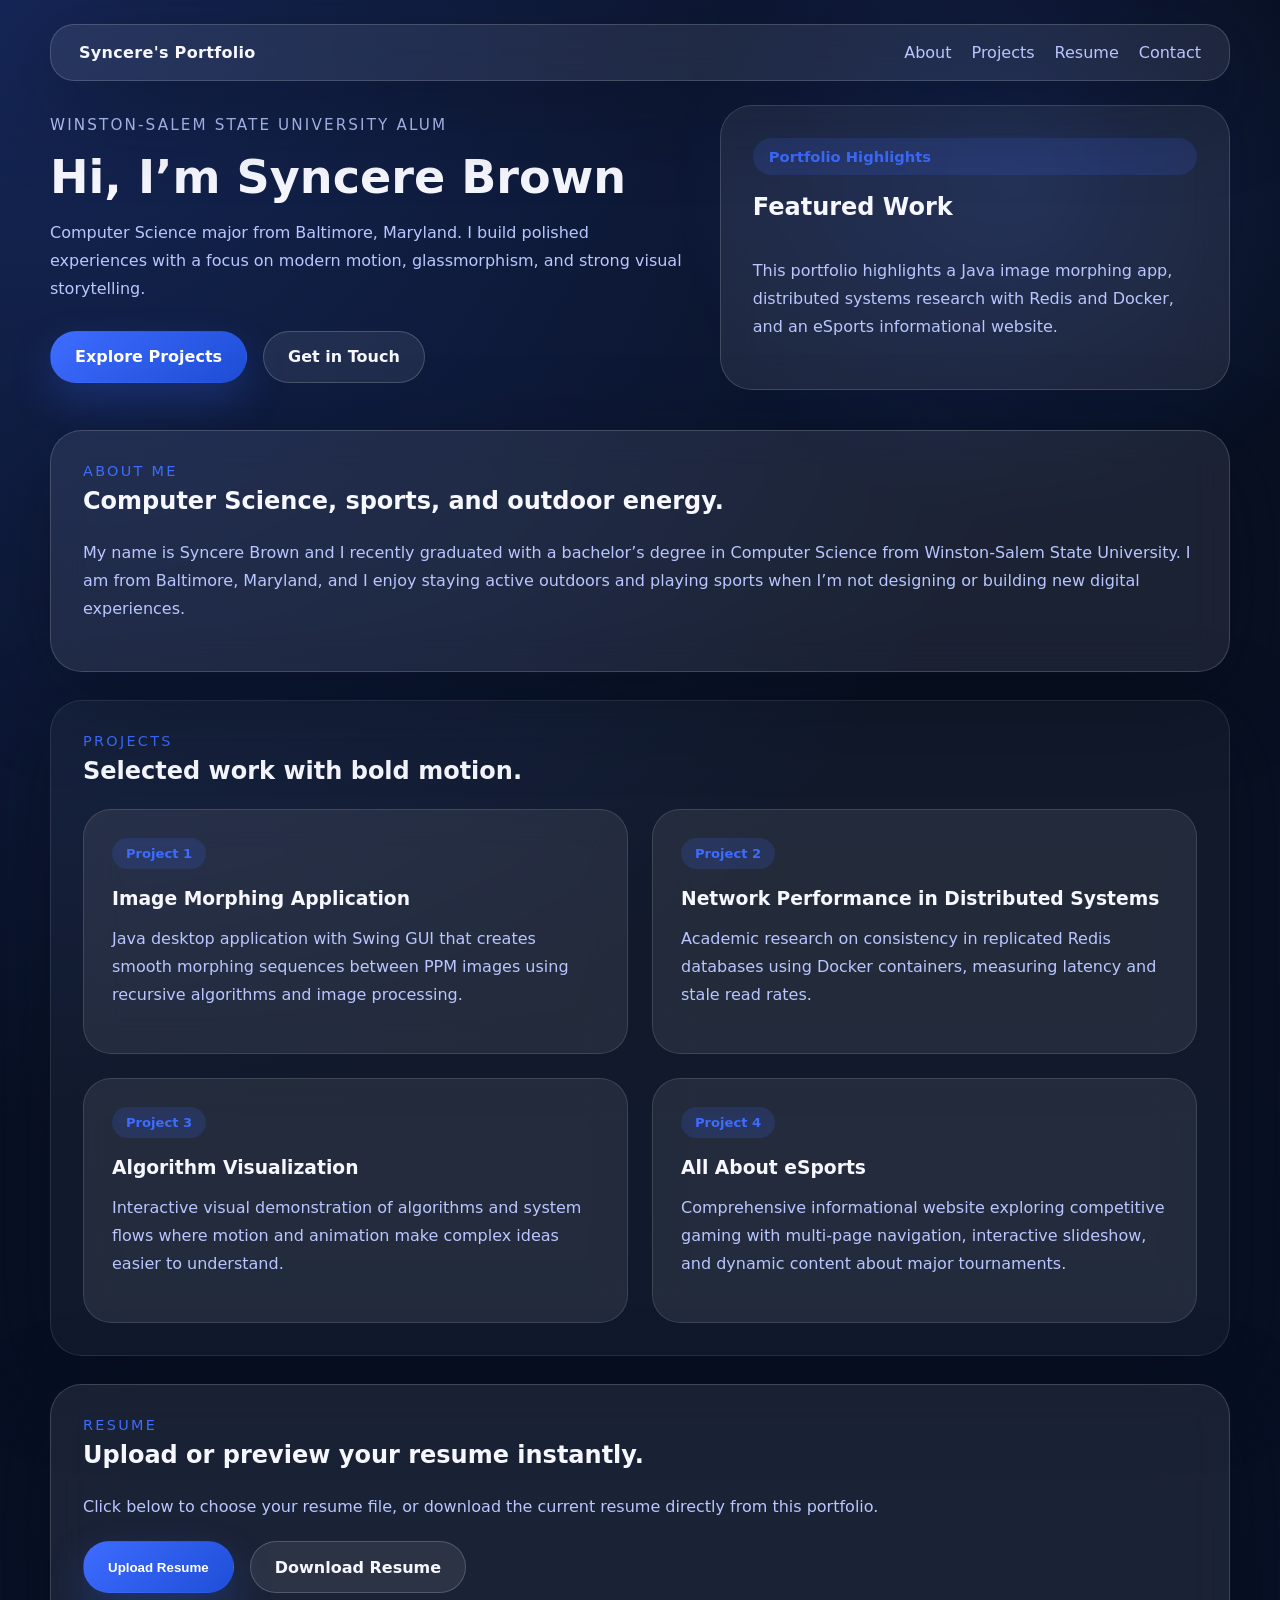
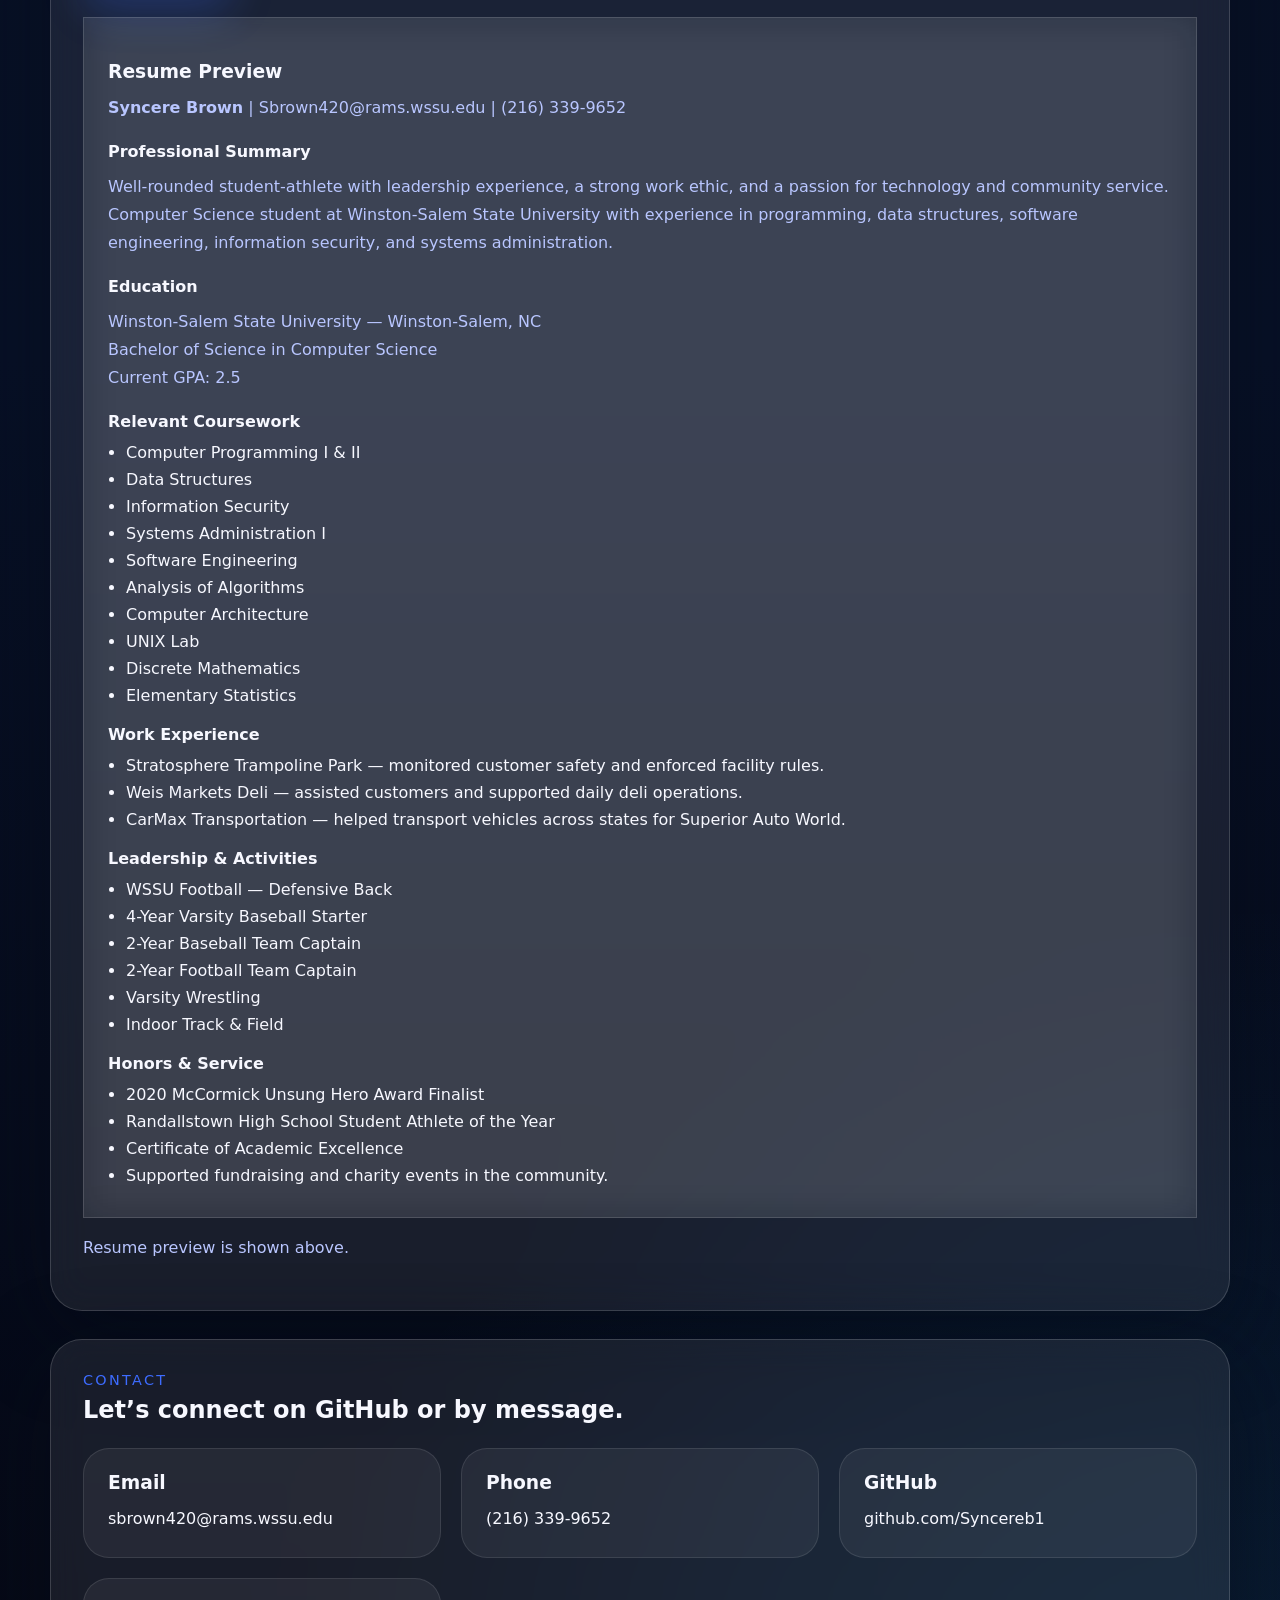
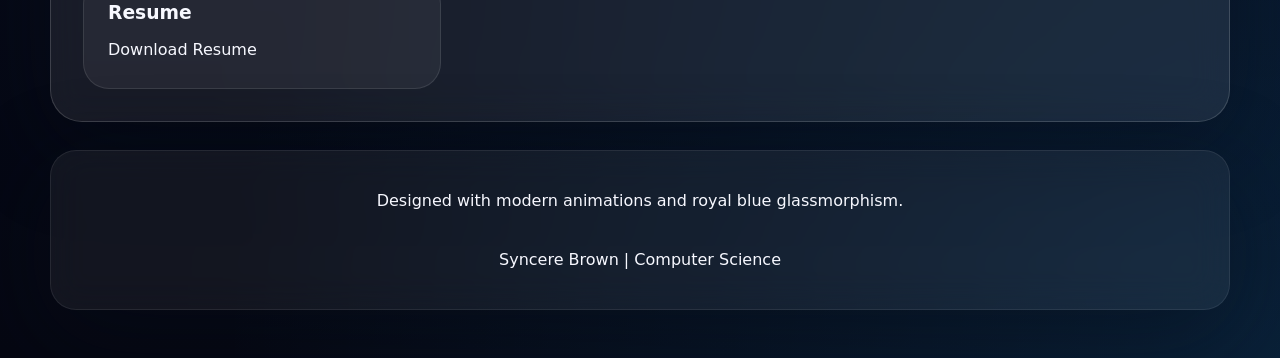
<file: index.html>
<!DOCTYPE html>
<html lang="en">
<head>
  <meta charset="UTF-8" />
  <meta name="viewport" content="width=device-width, initial-scale=1.0" />
  <title>Syncere's Portfolio</title>
<link rel="stylesheet" href="./styles.css">
</head>
<body>
  <div class="page-shell">
    <header class="topbar glass-panel">
      <a class="logo" href="#">Syncere's Portfolio</a>
      <nav>
        <ul class="nav-links">
          <li><a href="#about">About</a></li>
          <li><a href="#featured">Projects</a></li>
          <li><a href="#resume">Resume</a></li>
          <li><a href="#contact">Contact</a></li>
        </ul>
      </nav>
    </header>

    <main>
      <section class="hero">
        <div class="hero-copy">
          <p class="eyebrow">Winston-Salem State University Alum</p>
          <h1>Hi, I’m Syncere Brown</h1>
          <p>Computer Science major from Baltimore, Maryland. I build polished experiences with a focus on modern motion, glassmorphism, and strong visual storytelling.</p>
          <div class="hero-actions">
            <a class="button button-primary" href="projects.html">Explore Projects</a>
            <a class="button button-secondary" href="#contact">Get in Touch</a>
          </div>
        </div>
        <div class="hero-panel glass-panel">
          <div class="status-pill">Portfolio Highlights</div>
          <h2>Featured Work</h2>
          <p>This portfolio highlights a Java image morphing app, distributed systems research with Redis and Docker, and an eSports informational website.</p>
        </div>
      </section>

      <section id="about" class="section-panel glass-panel fade-up">
        <div class="section-intro">
          <span class="section-label">About Me</span>
          <h2>Computer Science, sports, and outdoor energy.</h2>
        </div>
        <p>My name is Syncere Brown and I recently graduated with a bachelor’s degree in Computer Science from Winston-Salem State University. I am from Baltimore, Maryland, and I enjoy staying active outdoors and playing sports when I’m not designing or building new digital experiences.</p>
      </section>

      <section id="featured" class="section-panel">
        <div class="section-intro">
          <span class="section-label">Projects</span>
          <h2>Selected work with bold motion.</h2>
        </div>
        <div class="project-grid">
          <a class="project-card glass-panel" href="projects.html#project1">
            <span class="project-tag">Project 1</span>
            <h3>Image Morphing Application</h3>
            <p>Java desktop application with Swing GUI that creates smooth morphing sequences between PPM images using recursive algorithms and image processing.</p>
          </a>
          <a class="project-card glass-panel" href="projects.html#project2">
            <span class="project-tag">Project 2</span>
            <h3>Network Performance in Distributed Systems</h3>
            <p>Academic research on consistency in replicated Redis databases using Docker containers, measuring latency and stale read rates.</p>
          </a>
          <a class="project-card glass-panel" href="projects.html#project3">
            <span class="project-tag">Project 3</span>
            <h3>Algorithm Visualization</h3>
            <p>Interactive visual demonstration of algorithms and system flows where motion and animation make complex ideas easier to understand.</p>
          </a>
          <a class="project-card glass-panel" href="projects.html#project4">
            <span class="project-tag">Project 4</span>
            <h3>All About eSports</h3>
            <p>Comprehensive informational website exploring competitive gaming with multi-page navigation, interactive slideshow, and dynamic content about major tournaments.</p>
          </a>
        </div>
      </section>

      <section id="resume" class="section-panel glass-panel fade-up">
        <div class="section-intro">
          <span class="section-label">Resume</span>
          <h2>Upload or preview your resume instantly.</h2>
        </div>
        <p>Click below to choose your resume file, or download the current resume directly from this portfolio.</p>
        <div class="resume-actions">
          <button id="resumeButton" class="button button-primary">Upload Resume</button>
          <input id="resumeInput" type="file" accept=".pdf,.doc,.docx" hidden />
          <a class="button button-secondary" href="Updated_Syncere_Brown_Resume.docx" download>Download Resume</a>
        </div>
        <div class="resume-preview glass-panel">
          <h3>Resume Preview</h3>
          <p><strong>Syncere Brown</strong> | Sbrown420@rams.wssu.edu | (216) 339-9652</p>
          <h4>Professional Summary</h4>
          <p>Well-rounded student-athlete with leadership experience, a strong work ethic, and a passion for technology and community service. Computer Science student at Winston-Salem State University with experience in programming, data structures, software engineering, information security, and systems administration.</p>
          <h4>Education</h4>
          <p>Winston-Salem State University — Winston-Salem, NC<br />Bachelor of Science in Computer Science<br />Current GPA: 2.5</p>
          <h4>Relevant Coursework</h4>
          <ul>
            <li>Computer Programming I & II</li>
            <li>Data Structures</li>
            <li>Information Security</li>
            <li>Systems Administration I</li>
            <li>Software Engineering</li>
            <li>Analysis of Algorithms</li>
            <li>Computer Architecture</li>
            <li>UNIX Lab</li>
            <li>Discrete Mathematics</li>
            <li>Elementary Statistics</li>
          </ul>
          <h4>Work Experience</h4>
          <ul>
            <li>Stratosphere Trampoline Park — monitored customer safety and enforced facility rules.</li>
            <li>Weis Markets Deli — assisted customers and supported daily deli operations.</li>
            <li>CarMax Transportation — helped transport vehicles across states for Superior Auto World.</li>
          </ul>
          <h4>Leadership & Activities</h4>
          <ul>
            <li>WSSU Football — Defensive Back</li>
            <li>4-Year Varsity Baseball Starter</li>
            <li>2-Year Baseball Team Captain</li>
            <li>2-Year Football Team Captain</li>
            <li>Varsity Wrestling</li>
            <li>Indoor Track & Field</li>
          </ul>
          <h4>Honors & Service</h4>
          <ul>
            <li>2020 McCormick Unsung Hero Award Finalist</li>
            <li>Randallstown High School Student Athlete of the Year</li>
            <li>Certificate of Academic Excellence</li>
            <li>Supported fundraising and charity events in the community.</li>
          </ul>
        </div>
        <p class="resume-feedback" id="resumeFeedback">Resume preview is shown above.</p>
      </section>

      <section id="contact" class="section-panel glass-panel fade-up">
        <div class="section-intro">
          <span class="section-label">Contact</span>
          <h2>Let’s connect on GitHub or by message.</h2>
        </div>
        <div class="contact-grid">
          <div class="contact-card">
            <h3>Email</h3>
            <a href="mailto:sbrown420@rams.wssu.edu">sbrown420@rams.wssu.edu</a>
          </div>
          <div class="contact-card">
            <h3>Phone</h3>
            <a href="tel:+12163399652">(216) 339-9652</a>
          </div>
          <div class="contact-card">
            <h3>GitHub</h3>
            <a href="https://github.com/Syncereb1" target="_blank" rel="noreferrer">github.com/Syncereb1</a>
          </div>
          <div class="contact-card">
            <h3>Resume</h3>
            <a href="Updated_Syncere_Brown_Resume.docx" download>Download Resume</a>
          </div>
        </div>
      </section>
    </main>

    <footer class="footer glass-panel">
      <p>Designed with modern animations and royal blue glassmorphism.</p>
      <p>Syncere Brown | Computer Science</p>
    </footer>
  </div>
  <script src="./script.js"></script>
</body>
</html>
</file>
<file: styles.css>
:root {
  color-scheme: dark;
  --bg: #070b18;
  --bg-alt: #0d1332;
  --surface: rgba(255, 255, 255, 0.08);
  --surface-strong: rgba(255, 255, 255, 0.13);
  --border: rgba(255, 255, 255, 0.16);
  --text: #f7f8ff;
  --muted: #b9c6ff;
  --accent: #3d6cff;
  --accent-strong: #1f4ed8;
  --shadow: 0 24px 90px rgba(7, 13, 24, 0.45);
  font-family: Inter, ui-sans-serif, system-ui, -apple-system, BlinkMacSystemFont, "Segoe UI", sans-serif;
}

* {
  box-sizing: border-box;
}

html {
  scroll-behavior: smooth;
}

body {
  margin: 0;
  min-height: 100vh;
  background: radial-gradient(circle at top left, rgba(61, 108, 255, 0.24), transparent 30%),
    radial-gradient(circle at bottom right, rgba(33, 166, 255, 0.16), transparent 28%),
    linear-gradient(180deg, #091021 0%, #071026 55%, #050712 100%);
  color: var(--text);
}

body::before {
  content: "";
  position: fixed;
  inset: 0;
  background: radial-gradient(circle at 80% 20%, rgba(61, 108, 255, 0.18), transparent 28%);
  pointer-events: none;
}

.page-shell {
  width: min(1180px, calc(100% - 32px));
  margin: 0 auto;
  padding: 24px 0 48px;
}

.topbar {
  display: flex;
  justify-content: space-between;
  align-items: center;
  gap: 18px;
  padding: 18px 28px;
  margin-bottom: 24px;
  position: sticky;
  top: 16px;
  z-index: 10;
  backdrop-filter: blur(18px);
  border: 1px solid var(--border);
  background: rgba(10, 16, 36, 0.74);
  border-radius: 24px;
  box-shadow: var(--shadow);
}

.logo {
  color: var(--text);
  text-decoration: none;
  font-weight: 700;
  letter-spacing: 0.02em;
}

.nav-links {
  display: flex;
  gap: 20px;
  list-style: none;
  margin: 0;
  padding: 0;
}

.nav-links a {
  color: var(--muted);
  text-decoration: none;
  transition: color 0.24s ease;
}

.nav-links a:hover {
  color: var(--accent);
}

.hero {
  display: grid;
  grid-template-columns: 1.25fr 1fr;
  gap: 32px;
  align-items: center;
  margin-bottom: 40px;
}

.hero-small {
  margin-bottom: 32px;
}

.hero-copy {
  max-width: 700px;
}

.eyebrow {
  margin: 0 0 14px;
  color: var(--accent);
  font-size: 0.95rem;
  letter-spacing: 0.14em;
  text-transform: uppercase;
}

h1,
h2,
h3 {
  margin: 0;
  font-weight: 700;
  line-height: 1.08;
}

h1 {
  font-size: clamp(2.8rem, 3.6vw, 4.8rem);
}

.hero p,
.section-panel p,
.project-detail p,
.contact-card a {
  color: var(--muted);
  line-height: 1.75;
}

.hero-actions {
  display: flex;
  flex-wrap: wrap;
  gap: 16px;
  margin-top: 28px;
}

.button {
  display: inline-flex;
  align-items: center;
  justify-content: center;
  min-height: 52px;
  padding: 0 24px;
  border-radius: 999px;
  border: 1px solid transparent;
  font-weight: 600;
  text-decoration: none;
  transition: transform 0.25s ease, box-shadow 0.25s ease, background-color 0.25s ease;
}

.button:hover {
  transform: translateY(-2px);
}

.button-primary {
  background: linear-gradient(135deg, var(--accent), var(--accent-strong));
  color: #fff;
  box-shadow: 0 18px 40px rgba(61, 108, 255, 0.25);
}

.button-secondary {
  background: rgba(255, 255, 255, 0.08);
  color: var(--text);
  border-color: rgba(255, 255, 255, 0.18);
}

.hero-panel {
  padding: 32px;
  display: grid;
  gap: 20px;
  border-radius: 32px;
}

.status-pill {
  display: inline-flex;
  background: rgba(61, 108, 255, 0.16);
  color: var(--accent);
  padding: 10px 16px;
  border-radius: 999px;
  font-size: 0.92rem;
  font-weight: 600;
}

.hero-preview-grid {
  display: grid;
  grid-template-columns: repeat(2, minmax(0, 1fr));
  gap: 16px;
}

.preview-card {
  padding: 18px 16px;
  border-radius: 24px;
  background: rgba(255, 255, 255, 0.08);
  border: 1px solid rgba(255, 255, 255, 0.1);
  transition: transform 0.3s ease, border-color 0.3s ease;
}

.preview-card:hover {
  transform: translateY(-4px);
  border-color: rgba(61, 108, 255, 0.35);
}

.section-panel {
  padding: 32px;
  border-radius: 32px;
  background: rgba(255, 255, 255, 0.04);
  border: 1px solid rgba(255, 255, 255, 0.1);
  box-shadow: var(--shadow);
  margin-bottom: 28px;
}

.glass-panel {
  backdrop-filter: blur(18px);
  background: var(--surface);
  border: 1px solid var(--border);
}

.section-intro {
  display: flex;
  flex-direction: column;
  gap: 10px;
  margin-bottom: 24px;
}

.section-label {
  color: var(--accent);
  font-size: 0.9rem;
  letter-spacing: 0.16em;
  text-transform: uppercase;
}

.project-grid {
  display: grid;
  gap: 24px;
  grid-template-columns: repeat(2, minmax(0, 1fr));
}

.project-card {
  padding: 28px;
  min-height: 230px;
  border-radius: 28px;
  color: inherit;
  text-decoration: none;
  transition: transform 0.3s ease, border-color 0.3s ease, box-shadow 0.3s ease;
  border: 1px solid rgba(255, 255, 255, 0.12);
}

.project-card:hover {
  transform: translateY(-8px);
  border-color: rgba(61, 108, 255, 0.32);
  box-shadow: 0 24px 70px rgba(7, 13, 24, 0.25);
}

.project-card h3 {
  margin: 20px 0 12px;
}

.project-tag {
  display: inline-flex;
  background: rgba(61, 108, 255, 0.16);
  color: var(--accent);
  padding: 8px 14px;
  border-radius: 999px;
  font-size: 0.82rem;
  font-weight: 700;
}

.resume-actions {
  display: flex;
  gap: 16px;
  flex-wrap: wrap;
  align-items: center;
  margin-top: 20px;
}

.resume-feedback {
  margin-top: 16px;
  color: var(--muted);
}

.resume-preview {
  margin-top: 24px;
  padding: 24px;
  background: rgba(255, 255, 255, 0.08);
  border: 1px solid rgba(255, 255, 255, 0.14);
}

.resume-preview h3,
.resume-preview h4 {
  margin-top: 20px;
  margin-bottom: 12px;
}

.resume-preview p,
.resume-preview ul {
  margin: 0;
  padding: 0;
}

.resume-preview ul {
  margin-left: 18px;
  list-style: disc;
}

.resume-preview li {
  margin-bottom: 8px;
}

.contact-grid {
  display: grid;
  gap: 20px;
  grid-template-columns: repeat(3, minmax(0, 1fr));
}

.contact-card {
  padding: 24px;
  border-radius: 26px;
  background: rgba(255, 255, 255, 0.06);
  border: 1px solid rgba(255, 255, 255, 0.1);
}

.contact-card h3 {
  margin-bottom: 12px;
}

.contact-card a {
  color: var(--text);
  text-decoration: none;
  word-break: break-word;
}

.footer {
  padding: 24px 28px;
  border-radius: 26px;
  text-align: center;
  display: grid;
  gap: 8px;
  background: rgba(255, 255, 255, 0.06);
  border: 1px solid rgba(255, 255, 255, 0.08);
  box-shadow: var(--shadow);
}

.project-showcase {
  display: grid;
  gap: 24px;
}

.project-detail {
  padding: 30px;
  border-radius: 32px;
  transition: transform 0.3s ease, box-shadow 0.3s ease;
}

.project-detail:hover {
  transform: translateY(-5px);
  box-shadow: 0 30px 75px rgba(0, 0, 0, 0.22);
}

.project-meta {
  display: flex;
  align-items: center;
  gap: 16px;
  margin-bottom: 18px;
  flex-wrap: wrap;
}

.detail-pill {
  display: inline-flex;
  background: rgba(61, 108, 255, 0.14);
  color: var(--accent);
  padding: 10px 14px;
  border-radius: 999px;
  font-size: 0.88rem;
}

.fade-up {
  animation: fadeUp 0.9s ease both;
}

@keyframes fadeUp {
  from {
    opacity: 0;
    transform: translateY(18px);
  }
  to {
    opacity: 1;
    transform: translateY(0);
  }
}

@media (max-width: 900px) {
  .hero,
  .project-grid,
  .contact-grid {
    grid-template-columns: 1fr;
  }

  .topbar {
    flex-wrap: wrap;
  }
}

@media (max-width: 640px) {
  .page-shell {
    width: min(100%, calc(100% - 24px));
    padding: 18px 0 32px;
  }

  .topbar {
    padding: 16px;
  }

  .hero {
    gap: 22px;
  }

  .hero-panel,
  .section-panel {
    padding: 24px;
  }

  .button {
    min-width: 100%;
  }
}
</file>
